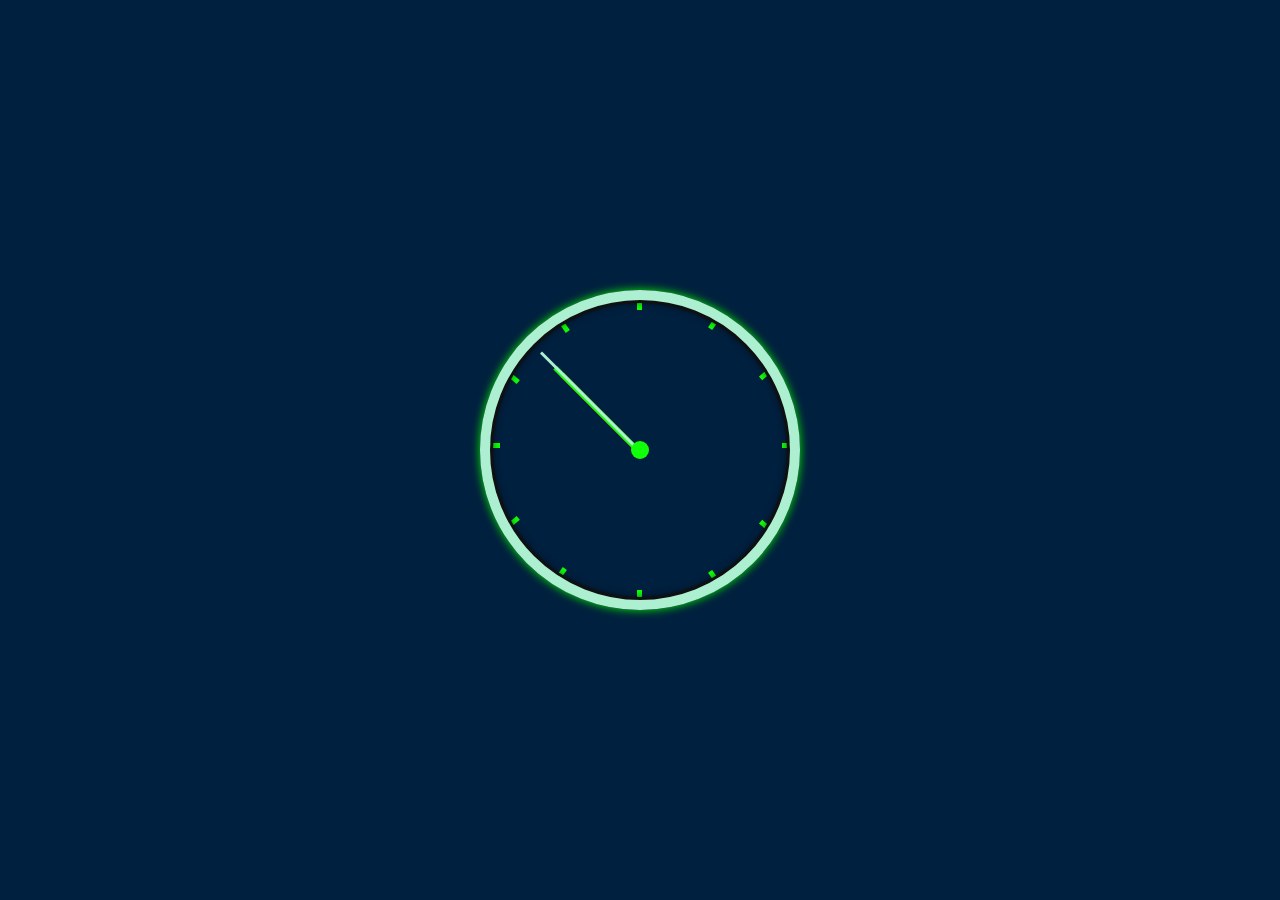
<file: index.html>
<!DOCTYPE html>
<html lang="en">

<head>
    <meta charset="UTF-8">
    <meta http-equiv="X-UA-Compatible" content="IE=edge">
    <meta name="viewport" content="width=device-width, initial-scale=.5">
    <title>clock</title>
    <style>
        html {
            font-size: 10px;
            background: #00203fff;

        }

        html,
        body {
            margin: 0;
            padding: 0;
            font-family: sans-serif;
        }

        .container {
            display: flex;
            justify-content: center;
            align-items: center;
            min-height: 100vh;
        }

        .circle {
            width: 30rem;
            height: 30rem;
            border: 10px solid #adefd1ff;
            border-radius: 50%;
            position: relative;
            flex: 1 1 1;
            box-shadow: 0 0 1rem #05f201,
                inset 0 0 0 3px #101010,
                inset 0 0 10px black,
                0 0 10px rgba(0, 0, 0, 0.2);


        }

        .hand {
            position: absolute;
            top: 50%;
            left: 1rem;
            height: 5px;
            background-color: #adefd1ff;
            transform-origin: 100%;
            transform: rotate(45deg);
            transition: all 0.05s;
            transition-timing-function: cubic-bezier(0.1, 2.7, 0.58, 1);

        }

        .hand-second {
            height: 3px;
            width: 14rem;
            z-index: 3;

        }

        .hand-minute {
            background-color: #11ff09;

            width: 12rem;
            left: 3rem;
            z-index: 2;


        }

        .hand-hour {
            width: 11rem;
            left: 4rem;
            background-color: #ff6b09;
            z-index: 1;

        }

        .center {
            position: absolute;
            top: 47%;
            left: 47%;
            width: 6%;
            height: 6%;
            background: #11ff09;
            border-radius: 50%;
            z-index: 4;

        }

        .point {
            position: absolute;
            background-color: #11ff09;
            width: 5px;
            height: 10px;
            z-index: -1;

        }

        .point1 {
            top: 0;
            left: 49%;
        }

        .point2 {
            bottom: 0;
            left: 49%;
        }

        .point3 {
            bottom: 49%;
            left: 0;
            transform: rotate(90deg);
            transform-origin: 100%;
        }

        .point4 {
            bottom: 49%;
            right: 1%;
            transform: rotate(90deg);
            transform-origin: 100%;

        }

        .point5 {
            top: 7%;
            right: 25%;
            transform: rotate(35deg);
            transform-origin: 100%;

        }

        .point6 {
            top: 24%;
            right: 8%;
            transform: rotate(50deg);
            transform-origin: 100%;

        }

        .point7 {
            bottom: 24%;
            right: 8%;
            transform: rotate(-50deg);
            transform-origin: 100%;

        }

        .point8 {
            bottom: 7%;
            right: 25%;
            transform: rotate(-35deg);
            transform-origin: 100%;

        }

        .point9 {
            top: 7%;
            left: 24%;
            transform: rotate(-35deg);
            transform-origin: 100%;

        }

        .point10 {
            top: 24%;
            left: 7%;
            transform: rotate(-50deg);
            transform-origin: 100%;

        }

        .point11 {
            bottom: 24%;
            left: 7%;
            transform: rotate(50deg);
            transform-origin: 100%;

        }

        .point12 {
            bottom: 7%;
            left: 23%;
            transform: rotate(35deg);
            transform-origin: 100%;

        }
    </style>
</head>

<body>
    <div class="container">
        <div class="circle">
            <div class="hand hand-second"></div>
            <div class="hand hand-minute"></div>
            <div class="hand hand-hour"></div>
            <div class="center"></div>
            <div class="point point1"></div>
            <div class="point point2"></div>
            <div class="point point3"></div>
            <div class="point point4"></div>
            <div class="point point5"></div>
            <div class="point point6"></div>
            <div class="point point7"></div>
            <div class="point point8"></div>
            <div class="point point9"></div>
            <div class="point point10"></div>
            <div class="point point11"></div>
            <div class="point point12"></div>
        </div>
    </div>
    <script>
        const secondHand = document.querySelector('.hand-second');
        const minuteHand = document.querySelector('.hand-minute');
        const hourHand = document.querySelector('.hand-hour');


        function updateTime() {
            const now = new Date();
            const seconds = now.getSeconds()
            const secondsDegrees = ((seconds / 60) * 360)
            secondHand.style.transform = `rotate(${secondsDegrees}deg)`;

            const minutes = now.getMinutes()
            const minutesDegrees = ((minutes / 60) * 360) + ((seconds / 60) * 6) + 120;
            minuteHand.style.transform = `rotate(${minutesDegrees}deg)`

            const hours = now.getHours()
            const hoursDegrees = ((hour / 12) * 360) + ((minutes / 60) * 30) + 90;
            hourHand.style.transform = `rotate(${hoursDegrees}deg)`


        }
        setInterval(updateTime, 1000)
    </script>
</body>

</html>
</file>
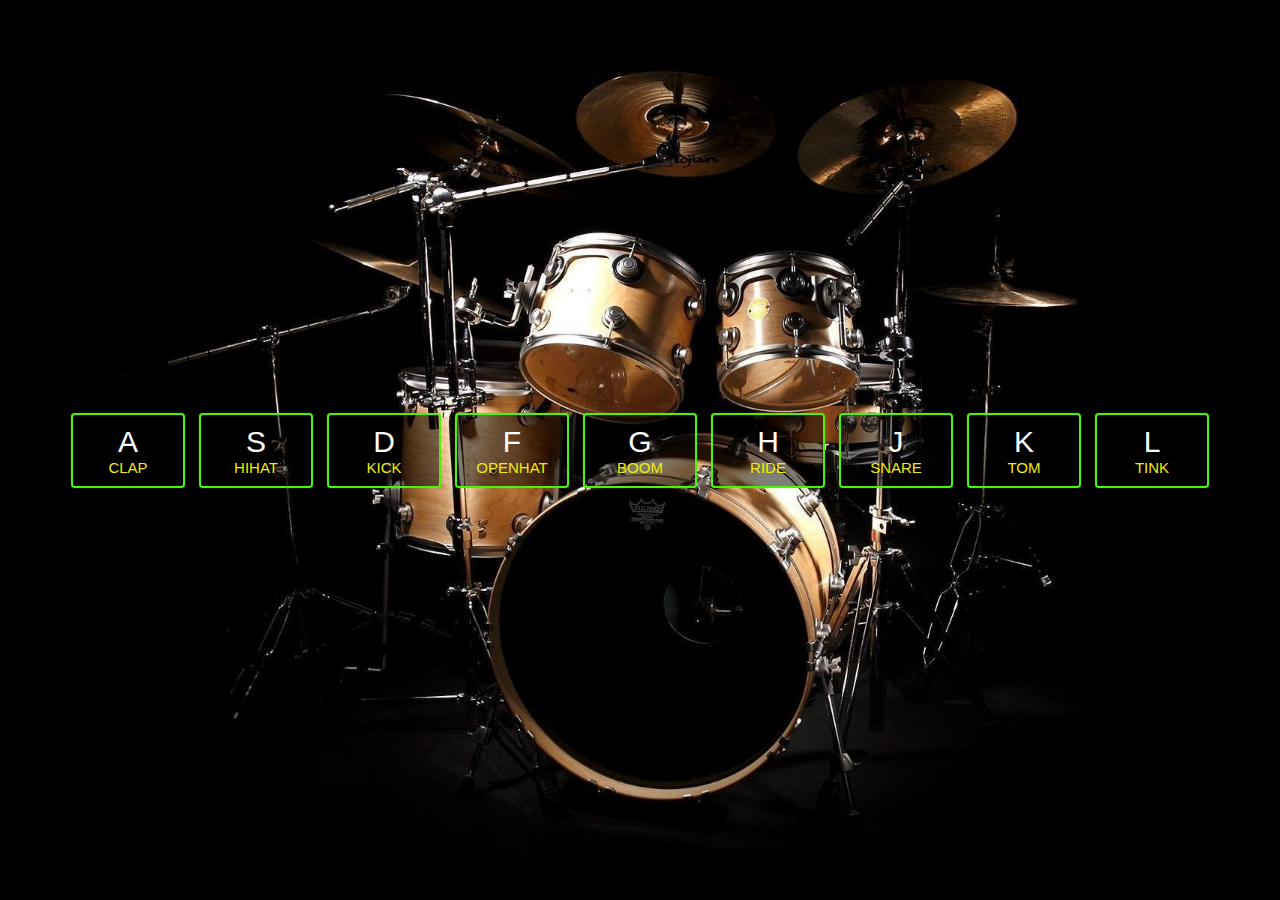
<file: 1drum-kit/index.html>
<!DOCTYPE html>
<html lang="en">

<head>
    <meta charset="UTF-8">
    <meta http-equiv="X-UA-Compatible" content="IE=edge">
    <title>drum challenge</title>
    <link rel="stylesheet" href="./style.css">
</head>

<body>
    <div class="keys">
        <div class="key " data-key="65">
            <span class="letters">A</span>
            <span class="title">CLAP</span>
        </div>
        <div class="key" data-key="83">
            <span class="letters">S</span>
            <span class="title">HIHAT</span>
        </div>
        <div class="key" data-key="68">
            <span class="letters">D</span>
            <span class="title">KICK</span>
        </div>
        <div class="key" data-key="70">
            <span class="letters">F</span>
            <span class="title">OPENHAT</span>
        </div>
        <div class="key" data-key="71">
            <span class="letters">G</span>
            <span class="title">BOOM</span>
        </div>
        <div class="key" data-key="72">
            <span class="letters">H</span>
            <span class="title">RIDE</span>
        </div>
        <div class="key" data-key="74">
            <span class="letters">J</span>
            <span class="title">SNARE</span>
        </div>
        <div class="key" data-key="75">
            <span class="letters">K</span>
            <span class="title">TOM</span>
        </div>
        <div class="key" data-key="76">
            <span class="letters">L</span>
            <span class="title">TINK</span>
        </div>
    </div>

    <audio data-key="65" src="./audio/clap.wav"></audio>
    <audio data-key="83" src="./audio/hihat.wav"></audio>
    <audio data-key="68" src="./audio/kick.wav"></audio>
    <audio data-key="70" src="./audio/openhat.wav"></audio>
    <audio data-key="71" src="./audio/boom.wav"></audio>
    <audio data-key="72" src="./audio/ride.wav"></audio>
    <audio data-key="74" src="./audio/snare.wav"></audio>
    <audio data-key="75" src="./audio/tom.wav"></audio>
    <audio data-key="76" src="./audio/tink.wav"></audio>
    <script>
        function removeTransition(e) {
            if (e.propertyName !== "transform") return
            e.target.classList.remove('playing');
        }
        function playSound(e) {
            removeTransition(e)
            const audio = document.querySelector(`audio[data-key="${e.keyCode}"]`);
            const el = document.querySelector(`div[data-key="${e.keyCode}"]`);
            if (!audio) return

            el.classList.add('playing')
            audio.currentTime = 0;
            audio.play();
        }
        const keys = Array.from(document.querySelectorAll('.key'));
        keys.forEach(key => key.addEventListener('transitionend', removeTransition));
        window.addEventListener('keydown', playSound);
    </script>
</body>

</html>
</file>
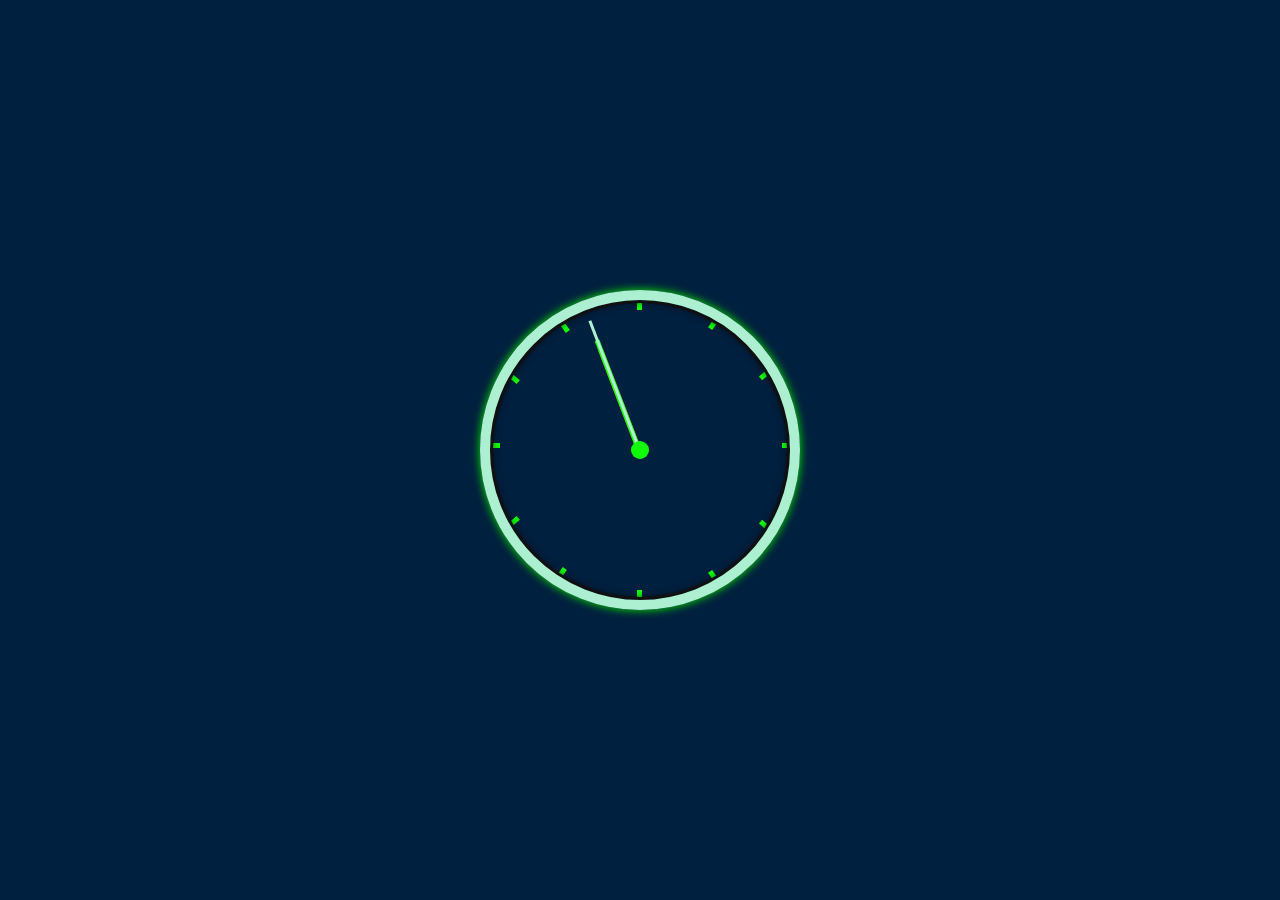
<file: 2clock/index.html>
<!DOCTYPE html>
<html lang="en">

<head>
    <meta charset="UTF-8">
    <meta http-equiv="X-UA-Compatible" content="IE=edge">
    <meta name="viewport" content="width=device-width, initial-scale=.5">
    <title>clock</title>
    <style>
        html {
            font-size: 10px;
            background: #00203fff;

        }

        html,
        body {
            margin: 0;
            padding: 0;
            font-family: sans-serif;
        }

        .container {
            display: flex;
            justify-content: center;
            align-items: center;
            min-height: 100vh;
        }

        .circle {
            width: 30rem;
            height: 30rem;
            border: 10px solid #adefd1ff;
            border-radius: 50%;
            position: relative;
            flex: 1 1 1;
            box-shadow: 0 0 1rem #05f201,
                inset 0 0 0 3px #101010,
                inset 0 0 10px black,
                0 0 10px rgba(0, 0, 0, 0.2);


        }

        .hand {
            position: absolute;
            top: 50%;
            left: 1rem;
            height: 5px;
            background-color: #adefd1ff;
            transform-origin: 100%;
            transform: rotate(69deg);
            transition: all 0.08s;
            transition-timing-function: cubic-bezier(0.1, 2.7, 0.58, 1);

        }

        .hand-second {
            height: 3px;
            width: 14rem;
            z-index: 3;

        }

        .hand-minute {
            background-color: #11ff09;

            width: 12rem;
            left: 3rem;
            z-index: 2;


        }

        .hand-hour {
            width: 11rem;
            left: 4rem;
            background-color: #ff6b09;
            z-index: 1;

        }

        .center {
            position: absolute;
            top: 47%;
            left: 47%;
            width: 6%;
            height: 6%;
            background: #11ff09;
            border-radius: 50%;
            z-index: 4;

        }

        .point {
            position: absolute;
            background-color: #11ff09;
            width: 5px;
            height: 10px;
            z-index: -1;

        }

        .point1 {
            top: 0;
            left: 49%;
        }

        .point2 {
            bottom: 0;
            left: 49%;
        }

        .point3 {
            bottom: 49%;
            left: 0;
            transform: rotate(90deg);
            transform-origin: 100%;
        }

        .point4 {
            bottom: 49%;
            right: 1%;
            transform: rotate(90deg);
            transform-origin: 100%;

        }

        .point5 {
            top: 7%;
            right: 25%;
            transform: rotate(35deg);
            transform-origin: 100%;

        }

        .point6 {
            top: 24%;
            right: 8%;
            transform: rotate(50deg);
            transform-origin: 100%;

        }

        .point7 {
            bottom: 24%;
            right: 8%;
            transform: rotate(-50deg);
            transform-origin: 100%;

        }

        .point8 {
            bottom: 7%;
            right: 25%;
            transform: rotate(-35deg);
            transform-origin: 100%;

        }

        .point9 {
            top: 7%;
            left: 24%;
            transform: rotate(-35deg);
            transform-origin: 100%;

        }

        .point10 {
            top: 24%;
            left: 7%;
            transform: rotate(-50deg);
            transform-origin: 100%;

        }

        .point11 {
            bottom: 24%;
            left: 7%;
            transform: rotate(50deg);
            transform-origin: 100%;

        }

        .point12 {
            bottom: 7%;
            left: 23%;
            transform: rotate(35deg);
            transform-origin: 100%;

        }
    </style>
</head>

<body>
    <div class="container">
        <div class="circle">
            <div class="hand hand-second"></div>
            <div class="hand hand-minute"></div>
            <div class="hand hand-hour"></div>
            <div class="center"></div>
            <div class="point point1"></div>
            <div class="point point2"></div>
            <div class="point point3"></div>
            <div class="point point4"></div>
            <div class="point point5"></div>
            <div class="point point6"></div>
            <div class="point point7"></div>
            <div class="point point8"></div>
            <div class="point point9"></div>
            <div class="point point10"></div>
            <div class="point point11"></div>
            <div class="point point12"></div>
        </div>
    </div>
    <script>
        const secondHand = document.querySelector('.hand-second');
        const minuteHand = document.querySelector('.hand-minute');
        const hourHand = document.querySelector('.hand-hour');


        function updateTime() {
            const now = new Date();
            const seconds = now.getSeconds()
            const secondsDegrees = ((seconds / 60) * 360)
            secondHand.style.transform = `rotate(${secondsDegrees}deg)`;

            const minutes = now.getMinutes()
            const minutesDegrees = ((minutes / 60) * 360) + ((seconds / 60) * 6) + 120;
            minuteHand.style.transform = `rotate(${minutesDegrees}deg)`

            const hours = now.getHours()
            const hoursDegrees = ((hour / 12) * 360) + ((minutes / 60) * 30) + 90;
            hourHand.style.transform = `rotate(${hoursDegrees}deg)`


        }
        setInterval(updateTime, 1000)
    </script>
</body>

</html>
</file>
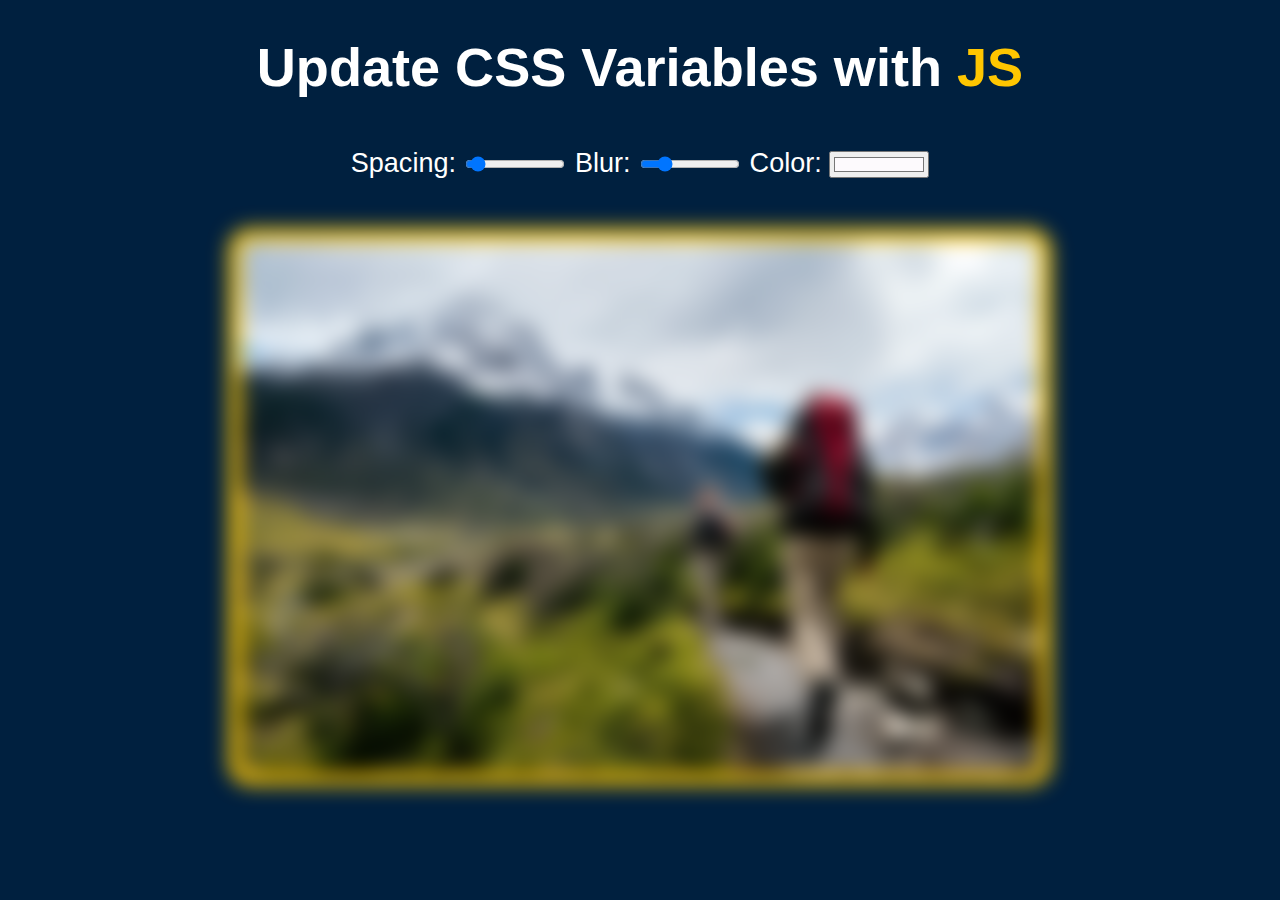
<file: 3controlling-css-variables/index.html>
<!DOCTYPE html>
<html lang="en">

<head>
    <meta charset="UTF-8">
    <meta http-equiv="X-UA-Compatible" content="IE=edge">
    <meta name="viewport" content="width=device-width, initial-scale=1.0">
    <title>controlling css variables</title>
    <style>
        :root {
            --base: #ffc600;
            --spacing: 10px;
            --blur: 10px;
        }

        html {
            background: #00203fff;

        }

        body,
        html {
            padding: 0;
            margin: 0;
            color: #fff;
            font-size: 1.3rem;
            font-weight: 100;
            font-family: 'helvetica neue', sans-serif;

        }

        .container {
            margin: auto;
            text-align: center;
        }


        .h1 {
            color: var(--base);
        }

        .controls {
            margin: 50px;
        }

        div img {
            filter: blur(var(--blur));
            padding: var(--spacing);
            background: var(--base);
            border: 1px solid var(--base);
            border-radius: 1rem;
        }


        input {
            width: 100px;
        }
    </style>
</head>

<body>
    <div class="container">
        <h1>Update CSS Variables with <span class="h1">JS</span></h1>

        <div class="controls">
            <label>Spacing: </label><input type="range" name="spacing" min="0" max="200" value="10" data-sizing="px">
            <label>Blur: </label><input type="range" name="blur" min="0" max="25" value="5" data-sizing="px">
            <label>Color: </label><input type="color" name="base" value="#fdfafd">
        </div>
        <div>
            <img src="./img2.jpg" alt="" width="800" class="img">
        </div>
    </div>
    <script>
        const inputs = document.querySelectorAll('input');


        function handleUpdate() {
            const src = document.querySelector('div img').getAttribute('src')
            const newImg = src == './img1.jpg' ? './img2.jpg' : './img1.jpg';
            document.querySelector('div img').setAttribute('src', newImg)

            const suffix = this.dataset.sizing || ''
            document.documentElement.style.setProperty(`--${this.name}`, this.value + suffix);
        }

        inputs.forEach(input => input.addEventListener('change', handleUpdate));
        <!-- inputs.forEach(input => input.addEventListener('mousemove', handleUpdate)); -->
    </script>

</body>

</html>
</file>
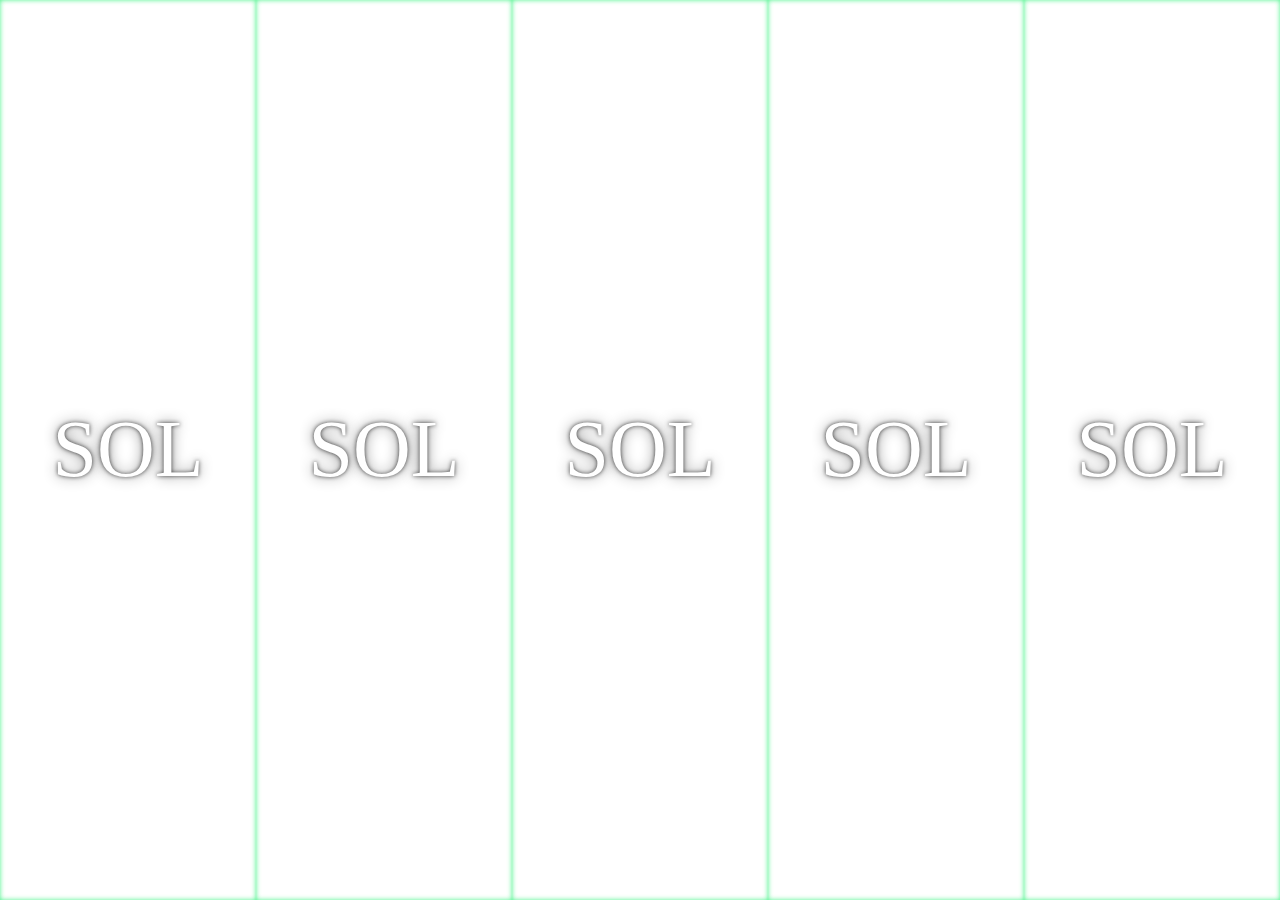
<file: 4flex-panel-css-gallery/index.html>
<!DOCTYPE html>
<html lang="en">

<head>
    <meta charset="UTF-8">
    <meta http-equiv="X-UA-Compatible" content="IE=edge">
    <!-- <meta name="viewport" content="width=device-width, initial-scale=1.0"> -->
    <title>flex panel</title>

    <style>
        html {
            box-sizing: border-box;
            font-family: "helvetica neue", sans-serif;
            font-size: 20px;
            font-weight: 200;
        }

        body {
            margin: 0;
        }

        *,
        *::before,
        *::after {
            box-sizing: inherit;
        }

        .panels {
            display: flex;
            min-height: 100vh;
            overflow: hidden;
        }

        .panel {
            background: #13d938;
            box-shadow: inset 0 0 5px rgba(5, 239, 94, 0.738);
            color: #fff;
            background-size: cover;
            background-position: center;
            flex: 1;
            display: flex;
            align-items: center;
            justify-content: center;
            flex-direction: column;
            transition:
                font-size 0.7s cubic-bezier(0.61, -0.19, 0.7, -0.11),
                flex 0.7s cubic-bezier(0.61, -0.19, 0.7, -0.11),
                background 0.2s;
        }

        .panel>* {
            margin: 0;
            width: 100%;
            transition: transform 0.5s;
            flex: 1 0 auto;
            display: flex;
            justify-content: center;
            align-items: center;
        }

        .panel>*:first-child {
            transform: translateY(-100%);
        }

        .panel.open-active>*:first-child {
            transform: translateY(0);
        }

        .panel>*:last-child {
            transform: translateY(100%);
        }

        .panel.open-active>*:last-child {
            transform: translateY(0);
        }

        .panel p {
            text-transform: uppercase;
            font-family: 'Amatic SC', cursive;
            text-shadow: 0 0 4px rgba(0, 0, 0, 0.72), 0 0 14px rgba(0, 0, 0, 0.45);
            font-size: 2em;
        }

        .panel p:nth-child(2) {
            font-size: 4em;
        }

        .panel.open {
            flex: 5;
            font-size: 40px;
        }

        .panel1 {
            background: url('https://th.bing.com/th/id/R.67dc71c4777bf7eff74cec5128da14bd?rik=f0nKqnsmC%2bL51Q&pid=ImgRaw&r=0');
        }

        .panel2 {
            background: url('https://images.unsplash.com/photo-1618389041494-8fab89c3f22b?ixlib=rb-4.0.3&ixid=MnwxMjA3fDB8MHxwaG90by1wYWdlfHx8fGVufDB8fHx8&auto=format&fit=crop&w=387&q=80');
        }

        .panel3 {
            background: url('https://images.unsplash.com/photo-1534972195531-d756b9bfa9f2?ixlib=rb-4.0.3&ixid=MnwxMjA3fDB8MHxwaG90by1wYWdlfHx8fGVufDB8fHx8&auto=format&fit=crop&w=1170&q=80');
        }

        .panel4 {
            background: url('https://images.unsplash.com/photo-1519241047957-be31d7379a5d?ixlib=rb-4.0.3&ixid=MnwxMjA3fDB8MHxzZWFyY2h8NXx8c29mdHdhcmUlMjBkZXZ8ZW58MHx8MHx8&auto=format&fit=crop&w=500&q=60');
        }

        .panel5 {
            background: url('https://images.unsplash.com/photo-1555949963-ff9fe0c870eb?ixlib=rb-4.0.3&ixid=MnwxMjA3fDB8MHxwaG90by1wYWdlfHx8fGVufDB8fHx8&auto=format&fit=crop&w=1170&q=80');
        }
    </style>
</head>

<body>
    <div class="panels">
        <div class="panel panel1">
            <p>hey</p>
            <p>sol</p>
            <p>we are</p>
        </div>
        <div class="panel panel2">
            <p>hey</p>
            <p>sol</p>
            <p>we are</p>
        </div>
        <div class="panel panel3">
            <p>hey</p>
            <p>sol</p>
            <p>we are</p>
        </div>
        <div class="panel panel4">
            <p>hey</p>
            <p>sol</p>
            <p>we are</p>
        </div>
        <div class="panel panel5">
            <p>hey</p>
            <p>sol</p>
            <p>we are</p>
        </div>
    </div>
    <script>
        const panels = document.querySelectorAll('.panel')
        function toggleOpen() {
            this.classList.toggle('open')
        }
        function toggleActive(e) {
            if (e.propertyName.includes('flex')) {
                this.classList.toggle('open-active');
            }
        }
        panels.forEach(panel => panel.addEventListener('click', toggleOpen))
        panels.forEach(panel => panel.addEventListener('transitionend', toggleActive))
    </script>
</body>

</html>
</file>
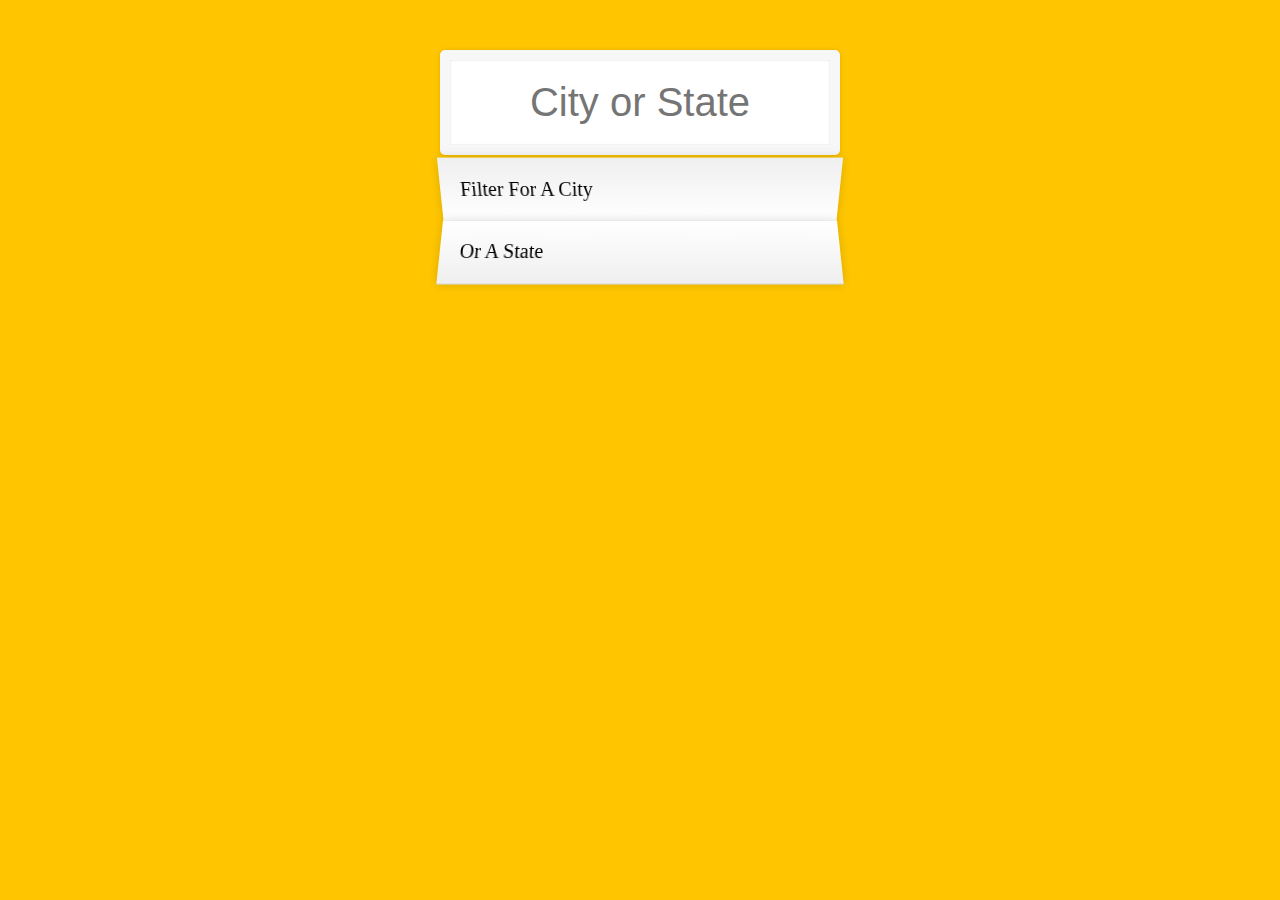
<file: 5ajax-fetch/index.html>
<!DOCTYPE html>
<html lang="en">

<head>
    <meta charset="UTF-8">
    <meta http-equiv="X-UA-Compatible" content="IE=edge">
    <meta name="viewport" content="width=device-width, initial-scale=1.0">
    <title>ajax</title>
    <style>
        html {
            box-sizing: border-box;
            background: #ffc600;
            font-family: 'helvetica neue';
            font-size: 20px;
            font-weight: 200;
        }

        *,
        *:before,
        *:after {
            box-sizing: inherit;
        }

        input {
            width: 100%;
            padding: 20px;
        }

        .search-form {
            max-width: 400px;
            margin: 50px auto;
        }

        input.search {
            margin: 0;
            text-align: center;
            outline: 0;
            border: 10px solid #F7F7F7;
            width: 100%;
            position: relative;
            border-radius: 5px;
            font-size: 40px;
            box-shadow: 0 0 5px rgba(0, 0, 0, 0.12), inset 0 0 2px rgba(0, 0, 0, 0.19);
        }

        .suggestions {
            margin: 0;
            padding: 0;
            position: relative;
            /*perspective: 20px;*/
        }


        .suggestions li {
            background: white;
            list-style: none;
            border-bottom: 1px solid #D8D8D8;
            box-shadow: 0 0 10px rgba(0, 0, 0, 0.14);
            margin: 0;
            padding: 20px;
            transition: background 0.2s;
            display: flex;
            justify-content: space-between;
            text-transform: capitalize;
        }

        .suggestions li:nth-child(even) {
            transform: perspective(100px) rotateX(3deg) translateY(1px) scale(1.001);
            background: linear-gradient(to bottom, #ffffff 0%, #EFEFEF 100%);
        }

        .suggestions li:nth-child(odd) {
            transform: perspective(100px) rotateX(-3deg) translateY(3px);
            background: linear-gradient(to top, #ffffff 0%, #EFEFEF 100%);
        }

        span.population {
            font-size: 15px;
        }

        .hl {
            background: #ffc600;
        }
    </style>
</head>

<body>


    <form class="search-form">
        <input type="text" class="search" placeholder="City or State">
        <ul class="suggestions">
            <li>Filter for a city</li>
            <li>or a state</li>
        </ul>
    </form>
    <script>
        const inputSearch = document.querySelector('.search')
        const suggestion = document.querySelector('.suggestions')
        const endpoint = 'https://gist.githubusercontent.com/Miserlou/c5cd8364bf9b2420bb29/raw/2bf258763cdddd704f8ffd3ea9a3e81d25e2c6f6/cities.json';
        const cities = []
        fetch(endpoint).then(blob => blob.json()).then(blob => cities.push(...blob))

        function findMatches(wordToMuch, cities) {
            return cities.filter(place => {
                const rexp = new RegExp(wordToMuch, 'gi');
                return place.city.match(rexp) || place.state.match(rexp);
            })
        }
        function displayMatches() {
            const matchCity = findMatches(this.value, cities);
            const html = matchCity.map(place => {
                const regex = new RegExp(this.value, 'gi');
                const cityName = place.city.replace(regex, `<span class='hl'>${this.value}</span>`)
                const stateName = place.state.replace(regex, `<span class='hl'>${this.value}</span>`)
                return (`<li> 
                <span>${cityName}, ${stateName}</span>
                <span class='population'>${place.population}</span>
            </li>`)
            }).join('')
            suggestion.innerHTML = html;
        }

        inputSearch.addEventListener('input', displayMatches)
    </script>
</body>

</html>
</file>
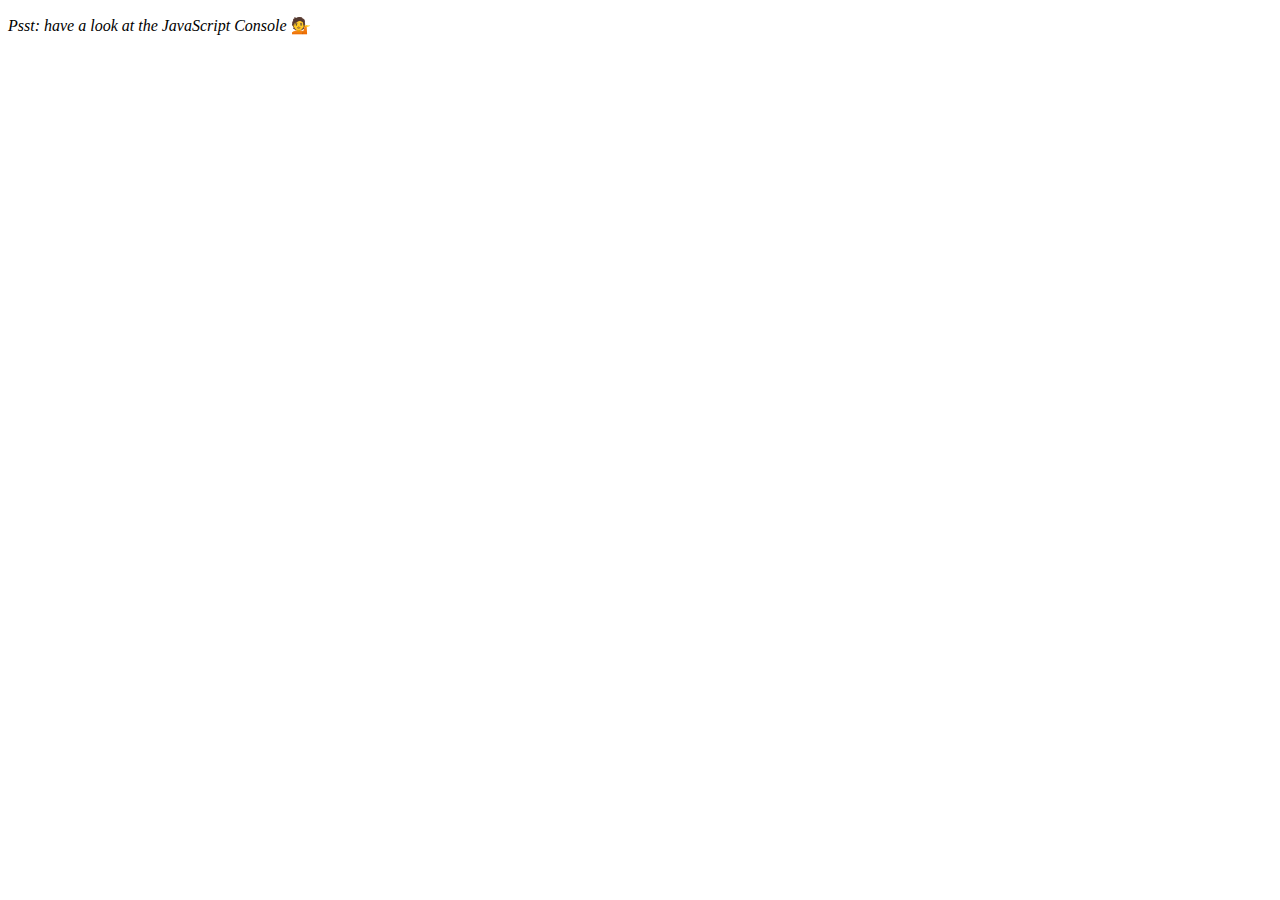
<file: 7array-cardio/index.html>
<!DOCTYPE html>
<html lang="en">

<head>
    <meta charset="UTF-8">
    <title>Array Cardio 💪💪</title>
    <link rel="icon" href="https://fav.farm/🔥" />
</head>

<body>
    <p><em>Psst: have a look at the JavaScript Console</em> 💁</p>
    <script>
        // ## Array Cardio Day 2

        const people = [
            { name: 'Wes', year: 1988 },
            { name: 'Kait', year: 1986 },
            { name: 'Irv', year: 1970 },
            { name: 'Lux', year: 2015 }
        ];

        const comments = [
            { text: 'Love this!', id: 523423 },
            { text: 'Super good', id: 823423 },
            { text: 'You are the best', id: 2039842 },
            { text: 'Ramen is my fav food ever', id: 123523 },
            { text: 'Nice Nice Nice!', id: 542328 }
        ];

        // Some and Every Checks
        // Array.prototype.some() // is at least one person 19 or older?
        console.log(people.some((p) => ((new Date().getFullYear()) - p.year) > 19))
        // Array.prototype.every() // is everyone 19 or older?
        console.log(people.every((p) => ((new Date().getFullYear()) - p.year) >= 19))


        // Array.prototype.find()
        // Find is like filter, but instead returns just the one you are looking for
        // find the comment with the ID of 823423
        console.log(comments.find(Comment => Comment.id == 823423))

        // Array.prototype.findIndex()
        console.log(comments.findIndex(comment => comment.text == 'Super good'))
        // Find the comment with this ID
        const indexOfCommentTobeDeleted = comments.findIndex(comment => comment.id == 542328)
        console.log(comments)
        // delete the comment with the ID of 823423
        const newComment = [...comments.slice(0, indexOfCommentTobeDeleted), ...comments.slice(indexOfCommentTobeDeleted + 1, comments.length)]
        console.log(newComment, indexOfCommentTobeDeleted)
    </script>
</body>

</html>
</file>
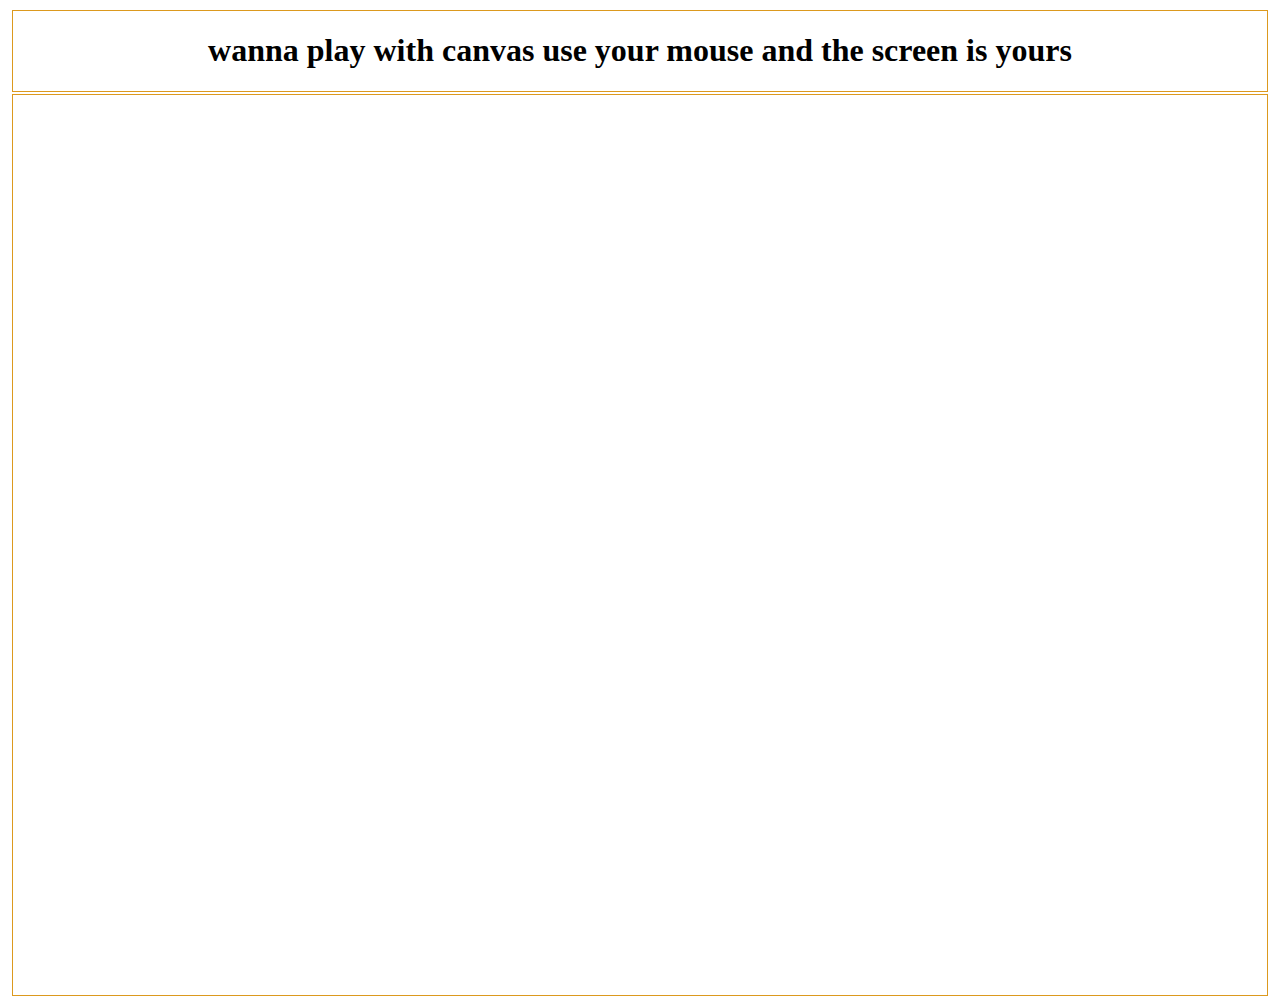
<file: 8playing-with-canvas/index.html>
<!DOCTYPE html>
<html lang="en">

<head>
    <meta charset="UTF-8">
    <meta http-equiv="X-UA-Compatible" content="IE=edge">
    <title>playing with canvas</title>
    <style>
        body {
            margin: 10px;
            max-width: calc(100vh-50px);
        }

        body>div {
            display: flex;
            justify-content: center;
            align-items: center;
            flex-direction: column;
            flex: 1;
        }

        div {
            border: 1px solid rgb(220, 153, 30);
            margin: 2px;
        }
    </style>
</head>

<body>
    <div>
        <h1>wanna play with canvas use your mouse and the screen is yours</h1>
    </div>
    <div>
        <canvas id="draw" width="800" height="800"></canvas>

    </div>
    <script>
        const canvas = document.querySelector('#draw')
        const ctx = canvas.getContext("2d");
        canvas.width = window.innerWidth;
        canvas.height = window.innerHeight;
        window.addEventListener('resize', () => {
            canvas.width = window.innerWidth;
            canvas.height = window.innerHeight;

        })

        ctx.strokeStyle = "#fada55";
        ctx.lineJoin = "round";
        ctx.lineCap = "round";
        ctx.lineWidth = 15;

        let isDrawing = false;
        let lastX = 0;
        let lastY = 0;
        let hue = 0;


        function draw(e) {
            if (!isDrawing) return;
            ctx.strokeStyle = `hsl(${hue}, 100%,50%)`
            ctx.beginPath()
            ctx.moveTo(lastX, lastY)
            ctx.lineTo(e.offsetX, e.offsetY)
            ctx.stroke()
            lastX = e.offsetX;
            lastY = e.offsetY;
            hue++;
        }


        canvas.addEventListener('mousemove', draw)
        canvas.addEventListener('mousedown', (e) => {
            [lastX, lastY] = [e.offsetX, e.offsetY];
            isDrawing = true
        })
        canvas.addEventListener('mouseup', () => isDrawing = false)
        canvas.addEventListener('mouseout', () => isDrawing = false)
    </script>
</body>

</html>
</file>
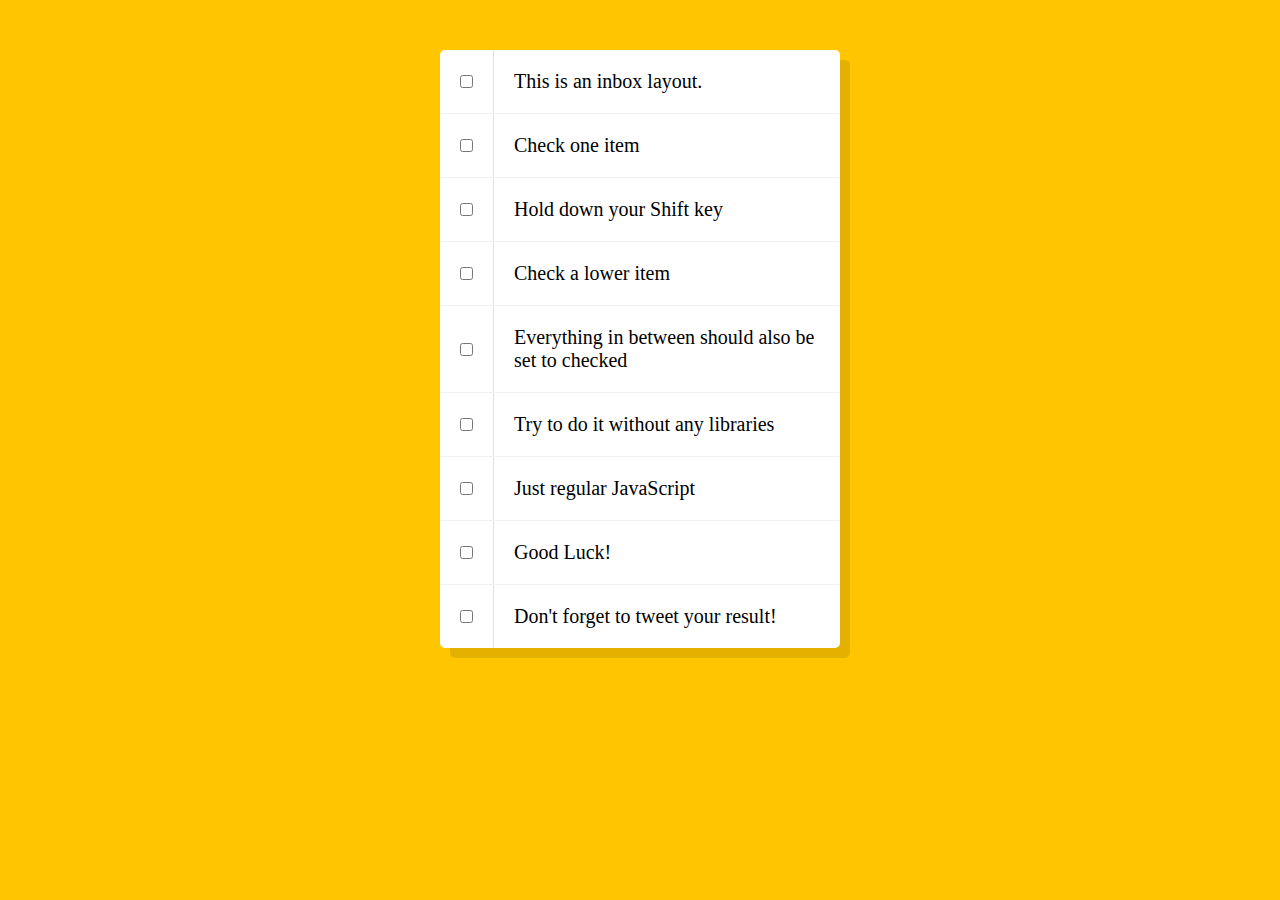
<file: 9hold-shift/index.html>
<!DOCTYPE html>
<html lang="en">

<head>
  <meta charset="UTF-8" />
  <title>Hold Shift to Check Multiple Checkboxes</title>
  <link rel="icon" href="https://fav.farm/🔥" />
</head>

<body>
  <style>
    html {
      font-family: sans-serif;
      background: #ffc600;
    }

    .inbox {
      max-width: 400px;
      margin: 50px auto;
      background: white;
      border-radius: 5px;
      box-shadow: 10px 10px 0 rgba(0, 0, 0, 0.1);
    }

    .item {
      display: flex;
      align-items: center;
      border-bottom: 1px solid #f1f1f1;
    }

    .item:last-child {
      border-bottom: 0;
    }

    input:checked+p {
      background: #f9f9f9;
      text-decoration: line-through;
    }

    input[type="checkbox"] {
      margin: 20px;
    }

    p {
      margin: 0;
      padding: 20px;
      transition: background 0.2s;
      flex: 1;
      font-family: "helvetica neue";
      font-size: 20px;
      font-weight: 200;
      border-left: 1px solid #d1e2ff;
    }
  </style>
  <!--
   The following is a common layout you would see in an email client.

   When a user clicks a checkbox, holds Shift, and then clicks another checkbox a few rows down, all the checkboxes inbetween those two checkboxes should be checked.

  -->
  <div class="inbox">
    <div class="item">
      <input type="checkbox" />
      <p>This is an inbox layout.</p>
    </div>
    <div class="item">
      <input type="checkbox" />
      <p>Check one item</p>
    </div>
    <div class="item">
      <input type="checkbox" />
      <p>Hold down your Shift key</p>
    </div>
    <div class="item">
      <input type="checkbox" />
      <p>Check a lower item</p>
    </div>
    <div class="item">
      <input type="checkbox" />
      <p>Everything in between should also be set to checked</p>
    </div>
    <div class="item">
      <input type="checkbox" />
      <p>Try to do it without any libraries</p>
    </div>
    <div class="item">
      <input type="checkbox" />
      <p>Just regular JavaScript</p>
    </div>
    <div class="item">
      <input type="checkbox" />
      <p>Good Luck!</p>
    </div>
    <div class="item">
      <input type="checkbox" />
      <p>Don't forget to tweet your result!</p>
    </div>
  </div>

  <script>
    const checkboxes = document.querySelectorAll(`input[type = "checkbox"]`);
    let lastChecked;
    function handleCheck(e) {
      let inbetween = false;
      if (e.shiftKey && this.checked) {
        checkboxes.forEach((checkbox) => {
          if (checkbox === this || checkbox === lastChecked) {
            inbetween = !inbetween;
          }
          if (inbetween) {
            checkbox.checked = true;
          }
        });
      }
      lastChecked = this;
      console.log(lastChecked)
    }

    checkboxes.forEach((checkbox) =>
      checkbox.addEventListener("click", handleCheck)
    );
  </script>
</body>

</html>
</file>
<file: 1drum-kit/style.css>
html {
    font-size: 10px;
    background: url('./images/bacground3.jpg') bottom center;
    background-size: cover;
}

body,
html {
    font-family: sans-serif;
    padding: 0;
    margin: 0;
}

.keys {
    display: flex;
    flex: 1;
    justify-content: center;
    align-items: center;
    min-height: 100vh;
}

.key {
    border: .2rem solid #4ff009;
    border-radius: .4rem;
    margin: .7rem;
    width: 10rem;
    color: #fff;
    text-align: center;
    padding: 1rem .5rem;
    font-size: 1.5rem;
    background: rgba(0, 0, 0, .5);
    box-shadow: 0 0 .1rem #4ff009;
    transition: all .07s ease;

}

.key span {
    display: block;
}

.key .letters {
    font-size: 3rem;
}

.key .title {
    color: #f0ec09;
}

.playing {
    box-shadow: 0 0 1.5rem #fff707;
    border-color: #ffc600;

    transform: scale(1.1);
}
</file>
